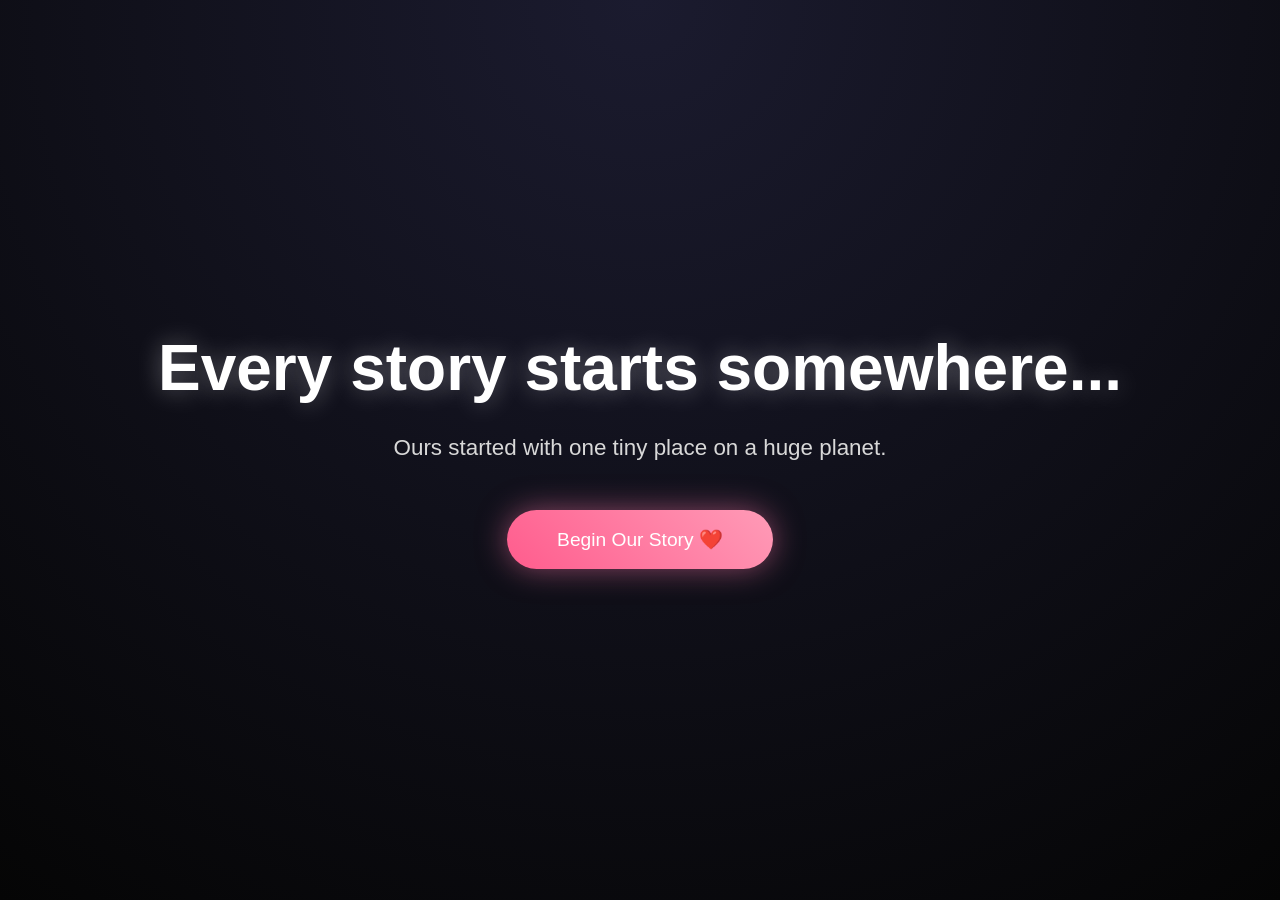
<file: index.html>
<!DOCTYPE html>
<html lang="en">
<head>
    <meta charset="UTF-8">
    <meta name="viewport" content="width=device-width, initial-scale=1.0">
    <title>Our Story ❤️</title>

    <link rel="stylesheet" href="style.css">
</head>

<body>

    <div class="container">

        <h1>Every story starts somewhere...</h1>

        <p>
            Ours started with one tiny place on a huge planet.
        </p>

        <button id="beginBtn">
            Begin Our Story ❤️
        </button>

    </div>

    <script src="script.js"></script>

</body>
</html>
</file>
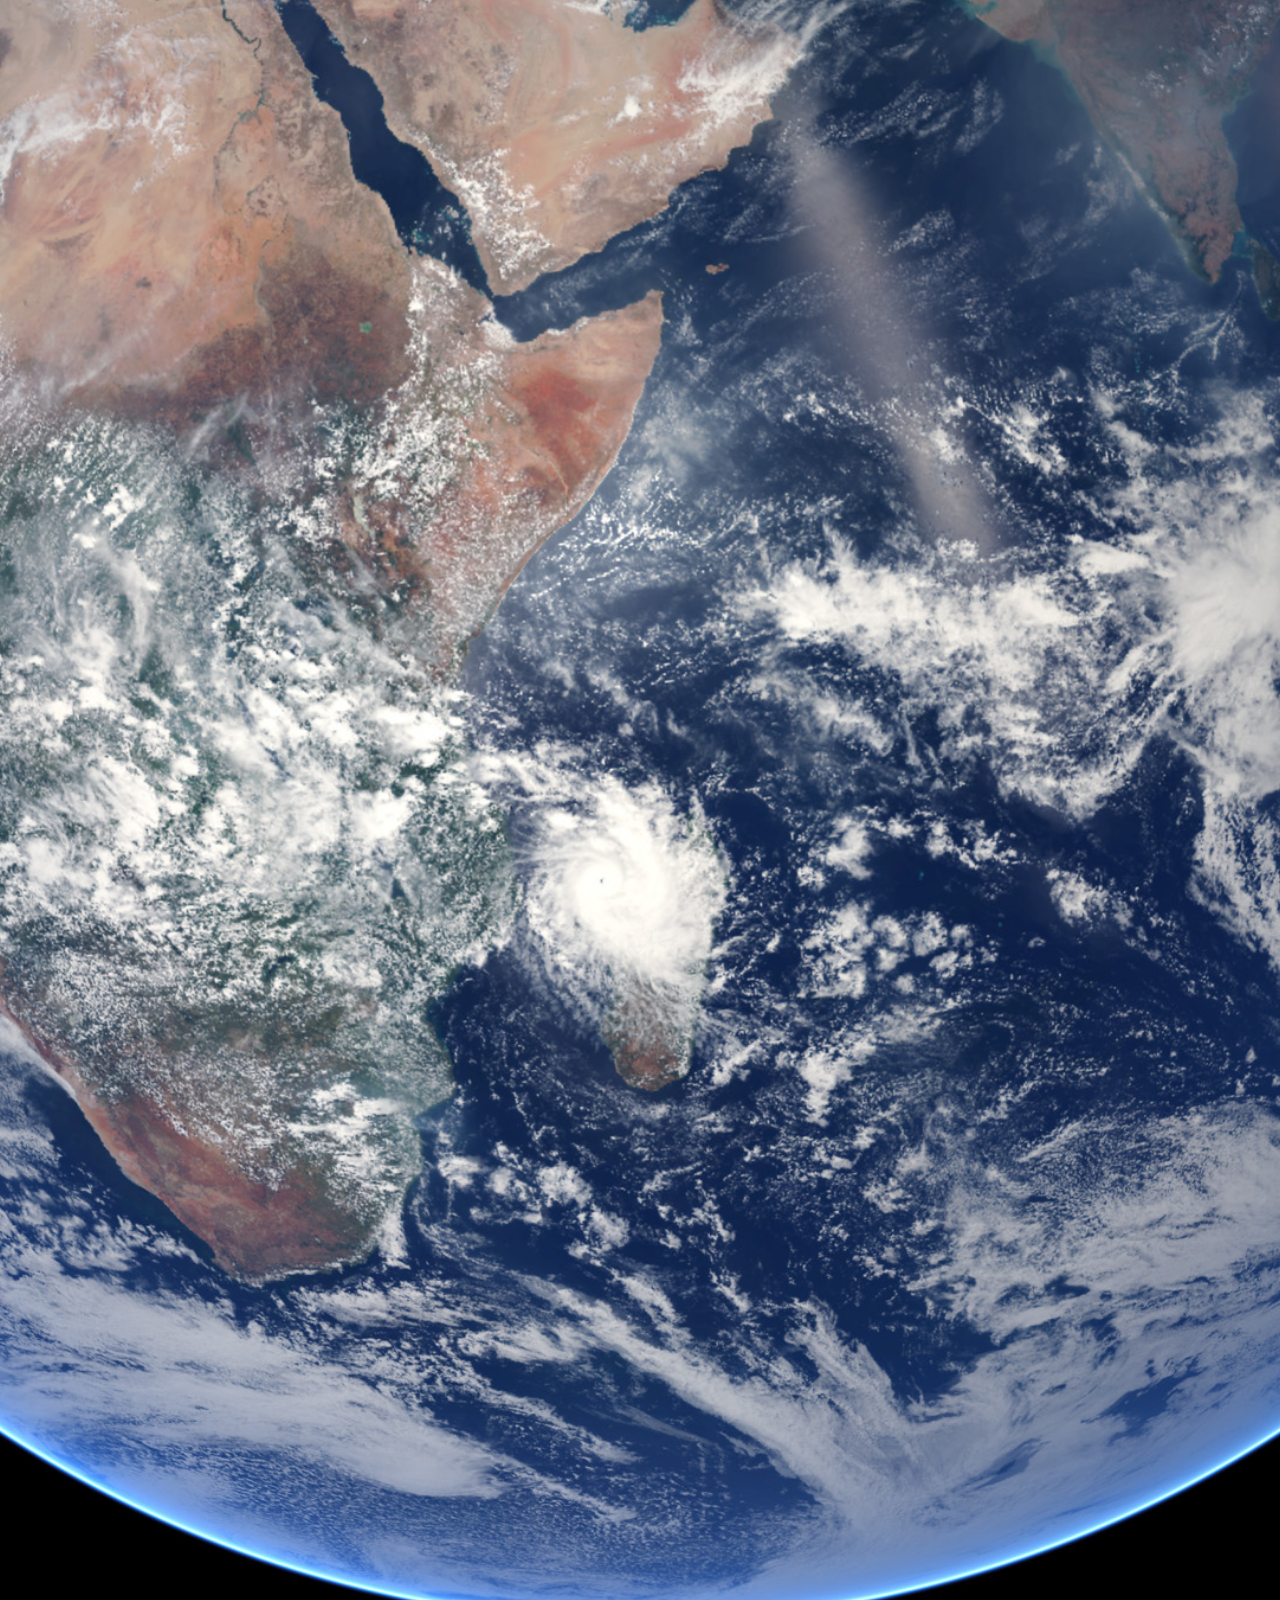
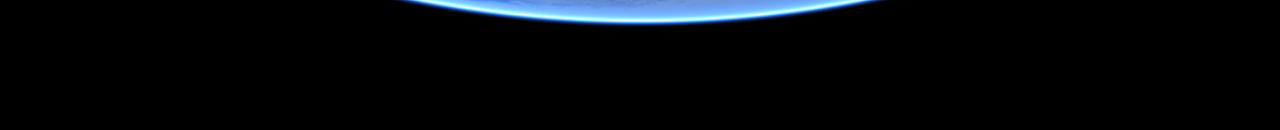
<file: page2.html>
<!DOCTYPE html>
<html lang="en">
<head>
    <meta charset="UTF-8">
    <meta name="viewport" content="width=device-width, initial-scale=1.0">
    <title>Our Story ❤️</title>

    <link rel="stylesheet" href="page2.css">
</head>

<body>

<div id="earthContainer"></div>

<script src="page2.js"></script>

</body>
</html>
</file>
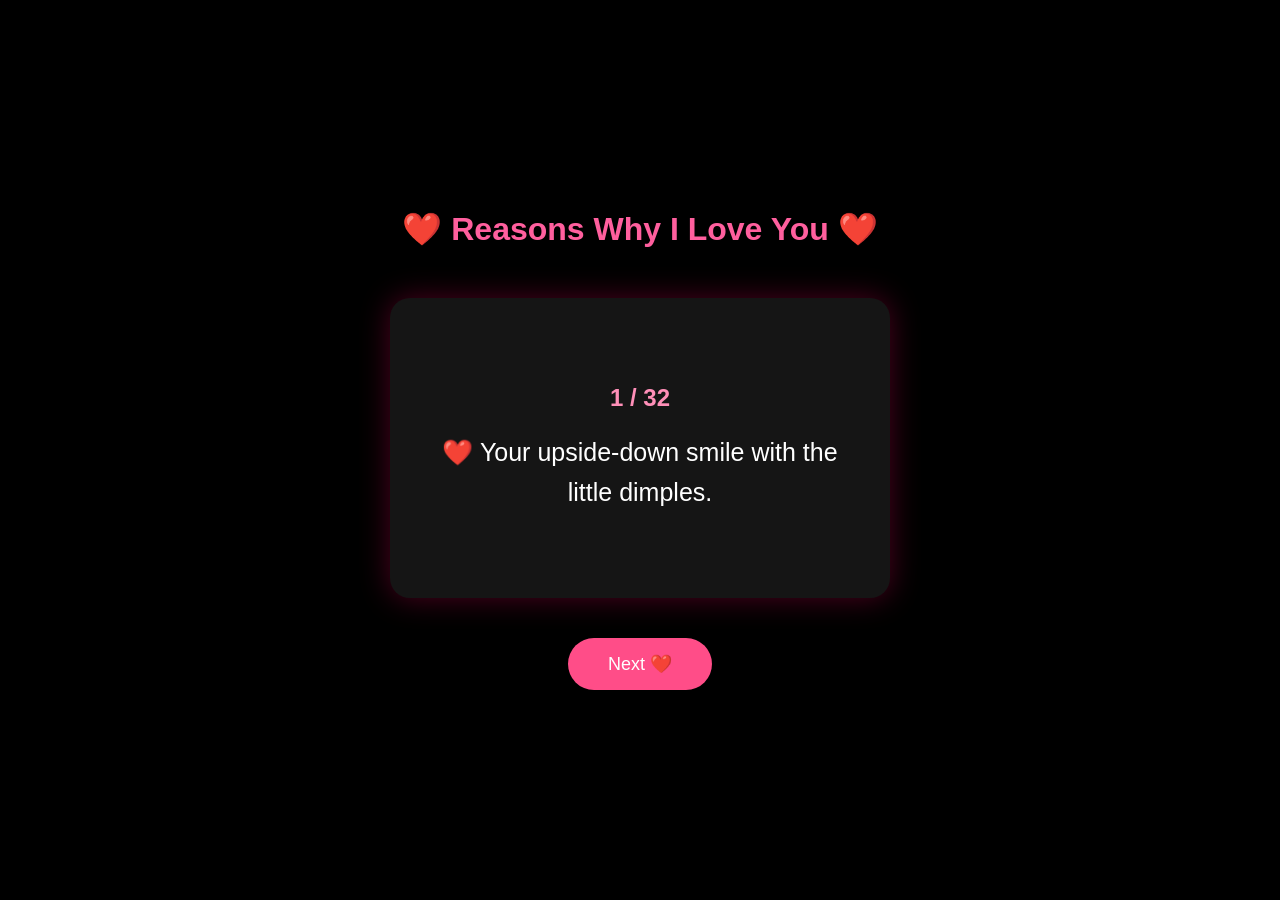
<file: page3.html>
<!DOCTYPE html>
<html lang="en">

<head>
    <meta charset="UTF-8">
    <meta name="viewport" content="width=device-width, initial-scale=1.0">
    <title>Reasons Why I Love You ❤️</title>

    <link rel="stylesheet" href="page3.css">
</head>

<body>

<div class="container">

    <h1>❤️ Reasons Why I Love You ❤️</h1>

    <div class="card">

        <h2 id="counter"></h2>

        <p id="reason"></p>

    </div>

    <button id="nextBtn">Next ❤️</button>

</div>

<script src="page3.js"></script>

</body>

</html>
</file>
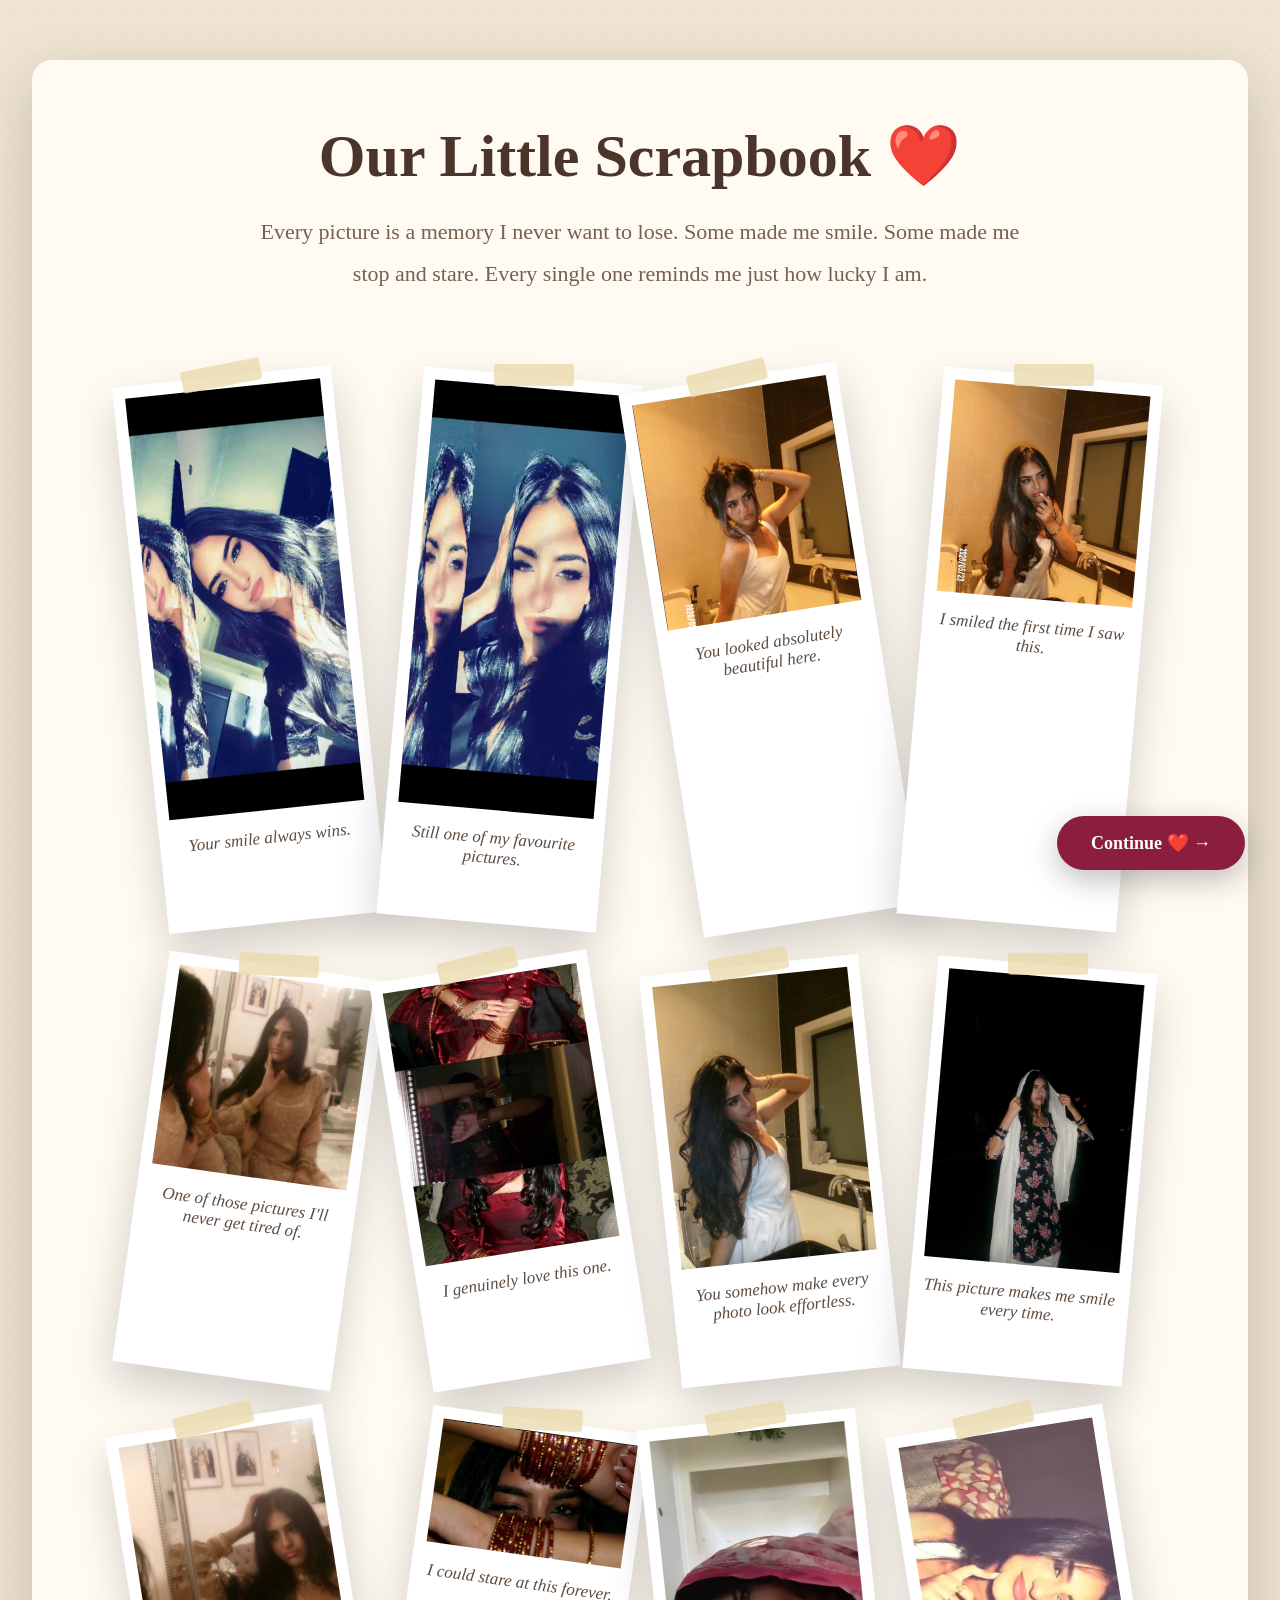
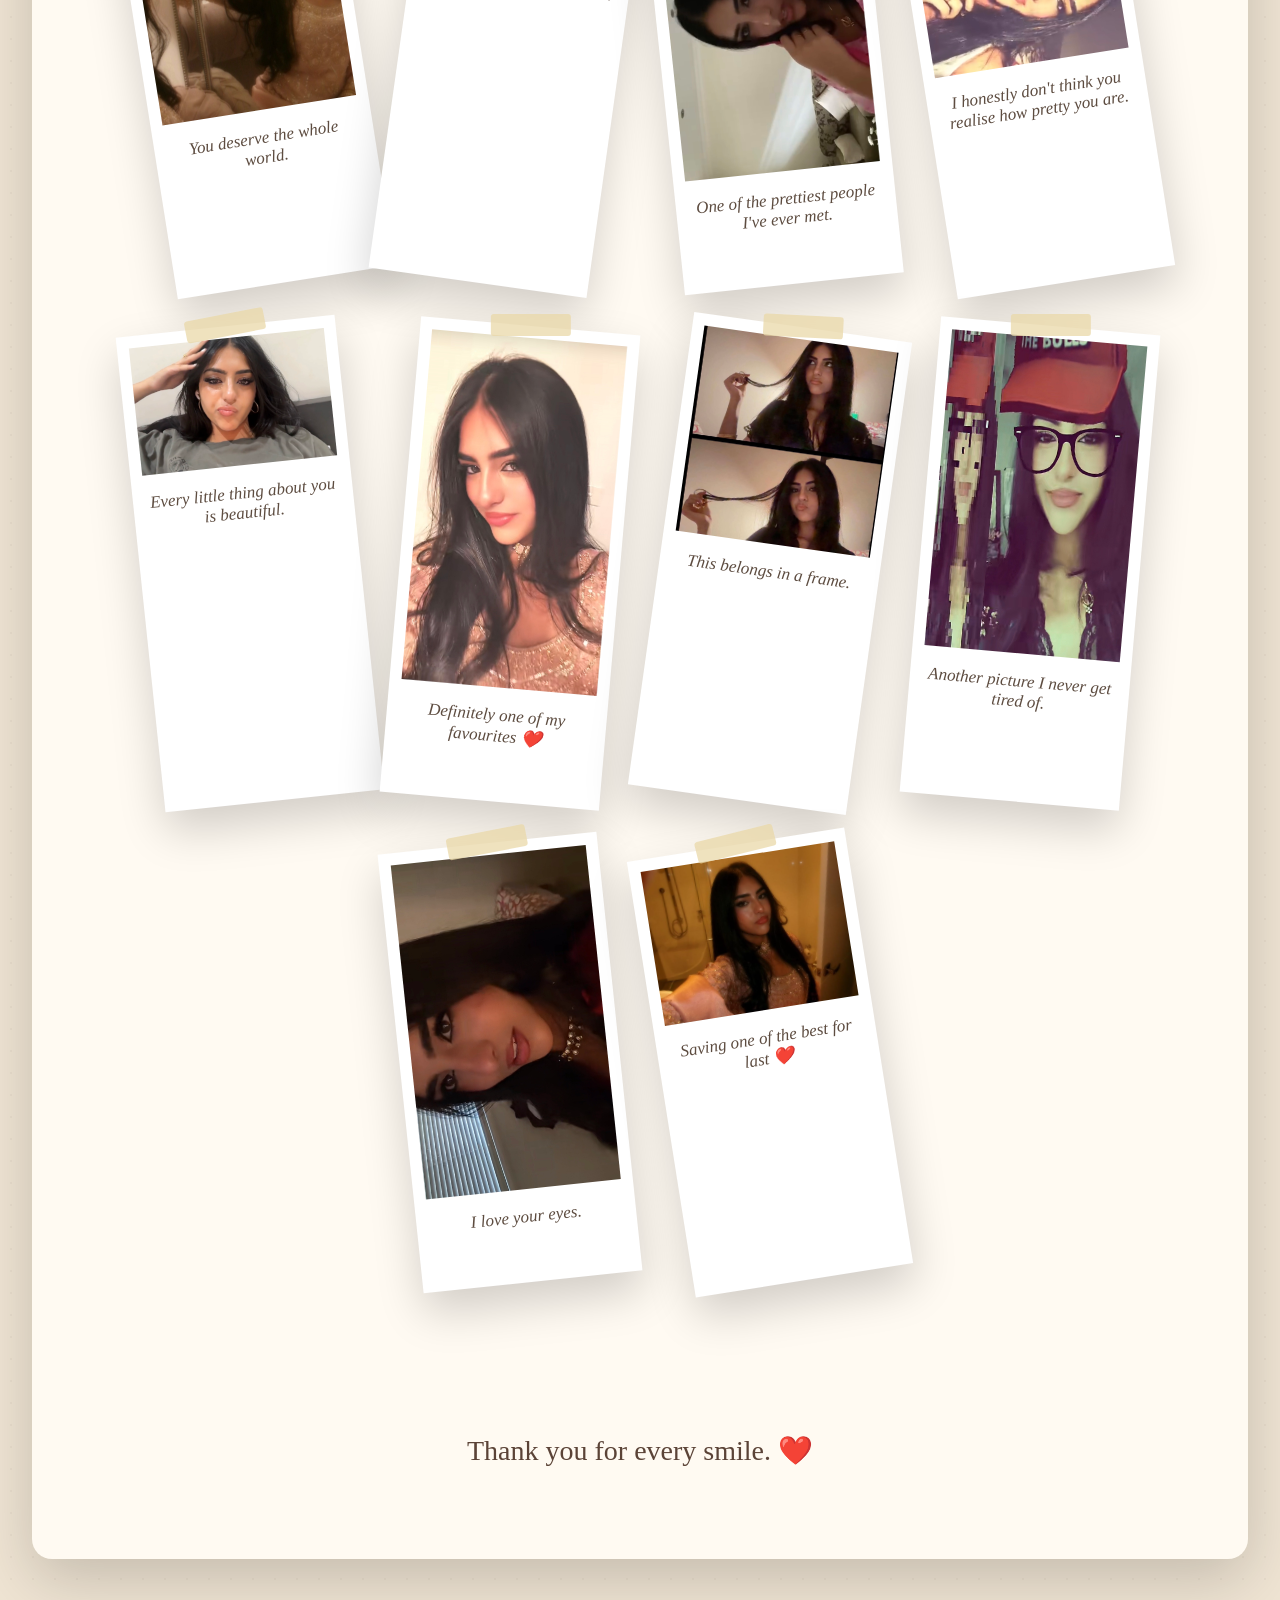
<file: page4.html>
<!DOCTYPE html>
<html lang="en">

<head>

<meta charset="UTF-8">

<meta name="viewport" content="width=device-width, initial-scale=1.0">

<title>Our Little Scrapbook ❤️</title>

<link rel="stylesheet" href="page4.css">

</head>

<body>

<div class="paper">

<h1>Our Little Scrapbook ❤️</h1>

<p class="intro">

Every picture is a memory I never want to lose.

Some made me smile.

Some made me stop and stare.

Every single one reminds me just how lucky I am.

</p>

<div class="gallery">

</div>

<div class="ending">

Thank you for every smile.

❤️

</div>

</div>

<div id="popup">

<span id="close">&times;</span>

<img id="popupImage">

</div>

<script src="page4.js"></script>
<a href="page5.html" class="next-btn">
    Continue ❤️ →
</a>
</body>

</html>
</file>
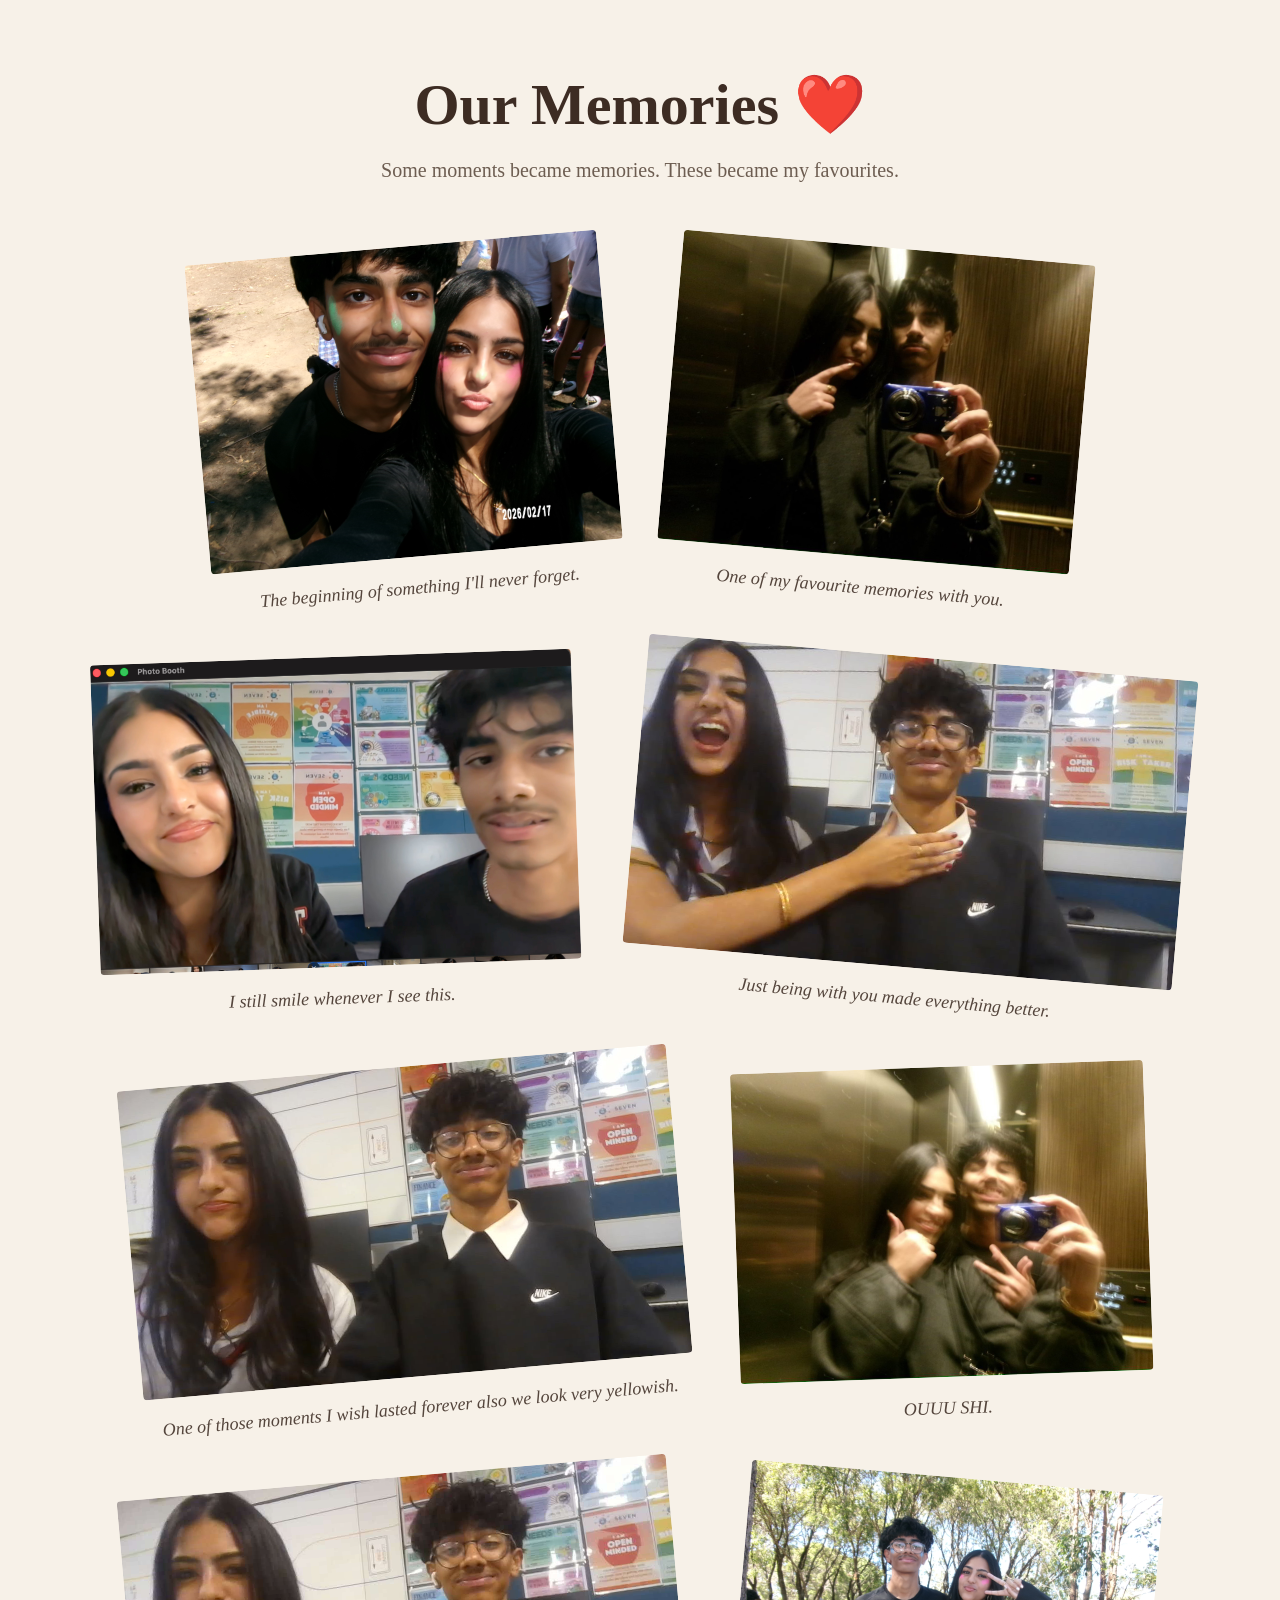
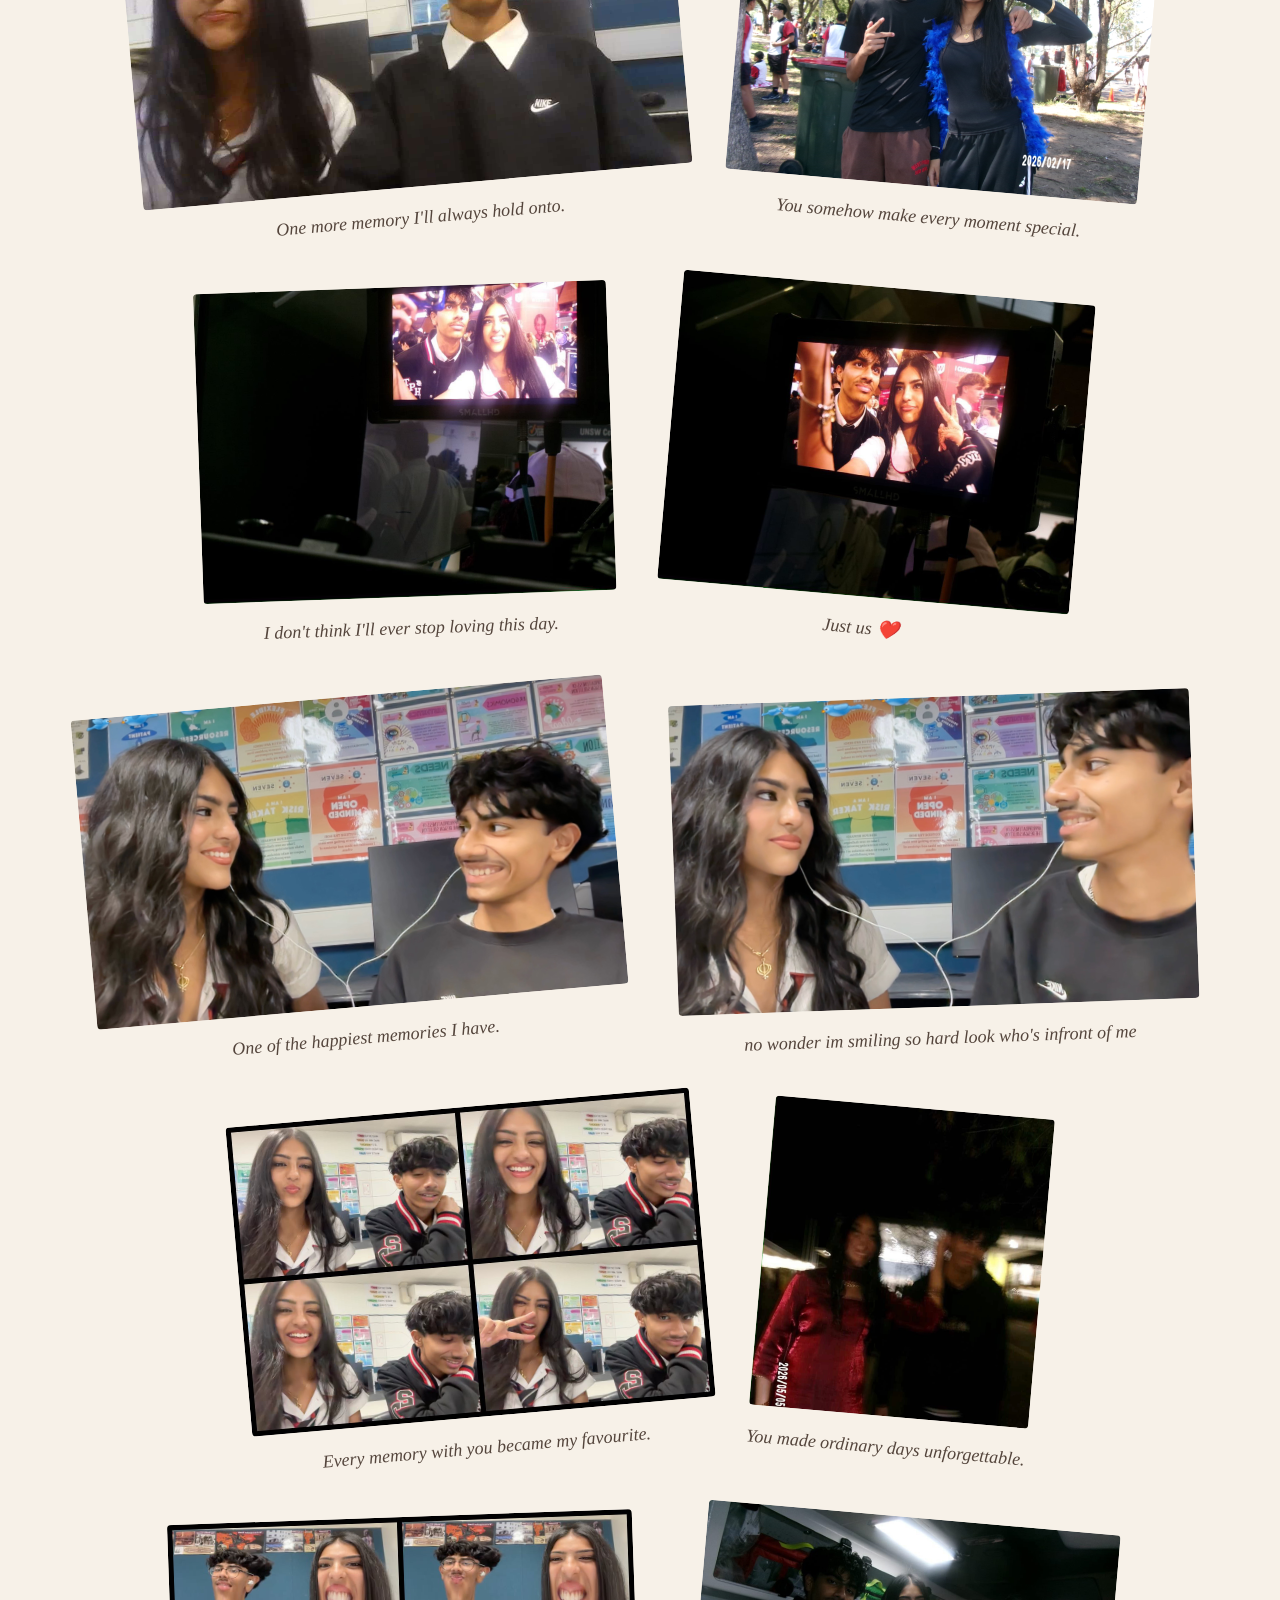
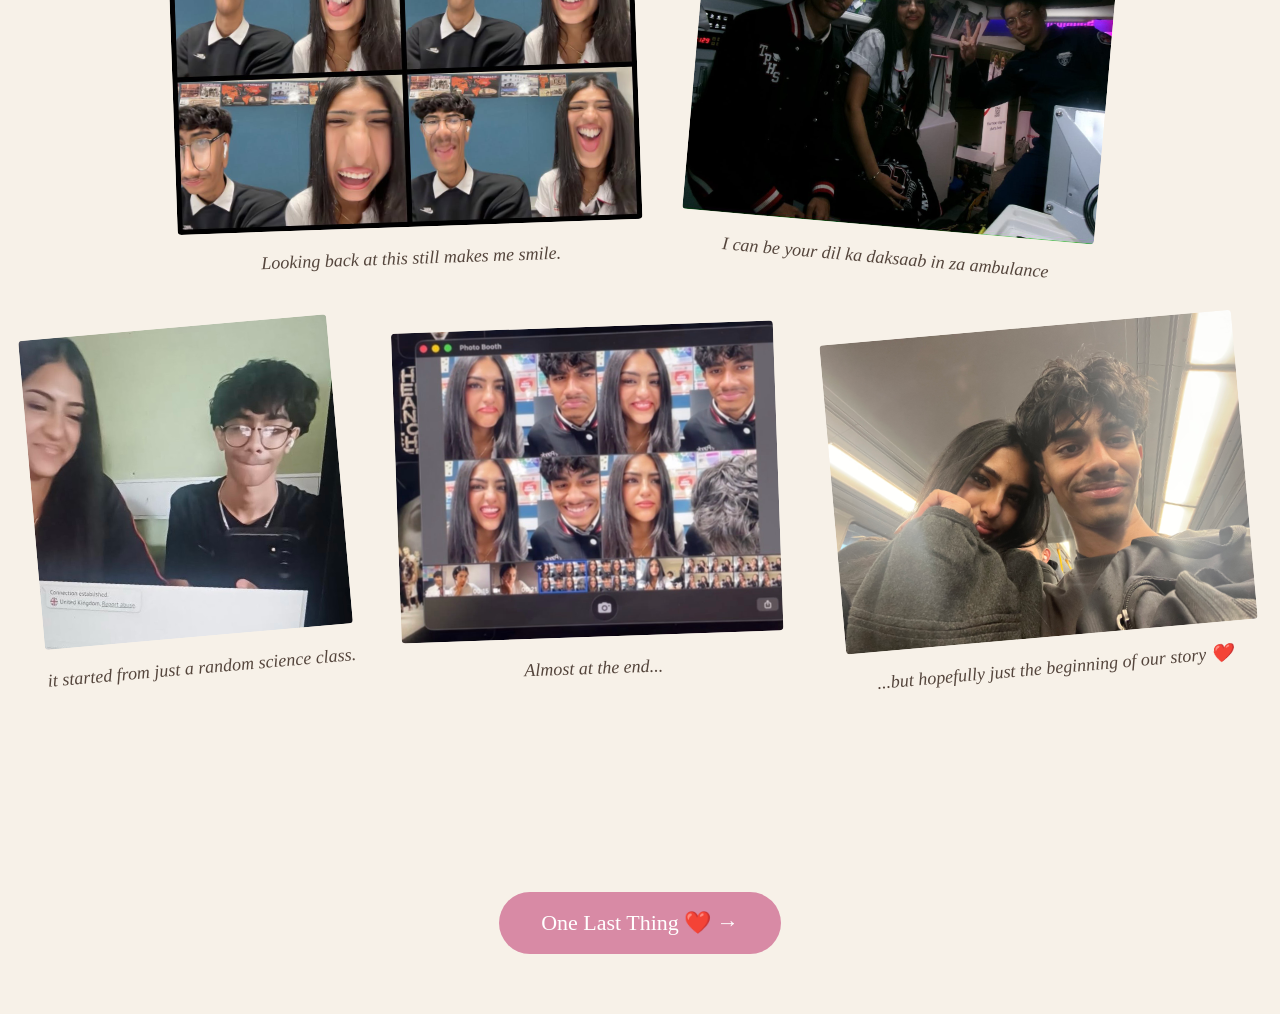
<file: page5.html>
<!DOCTYPE html>
<html lang="en">

<head>
    <meta charset="UTF-8">
    <meta name="viewport" content="width=device-width, initial-scale=1.0">
    <title>Our Memories ❤️</title>

    <link rel="stylesheet" href="page5.css">
</head>

<body>

<div class="container">

    <h1>Our Memories ❤️</h1>

    <p class="subtitle">
        Some moments became memories.
        These became my favourites.
    </p>

    <div class="scrapbook">

        <!-- Photos are added automatically by page5.js -->

    </div>

</div>


<!-- Popup -->

<div id="popup">

    <span id="close">&times;</span>

    <img id="popupImage">

</div>


<!-- Next Page Button -->

<a href="page6.html" class="nextBtn">

    One Last Thing ❤️ →

</a>


<script src="page5.js"></script>

</body>

</html>
</file>
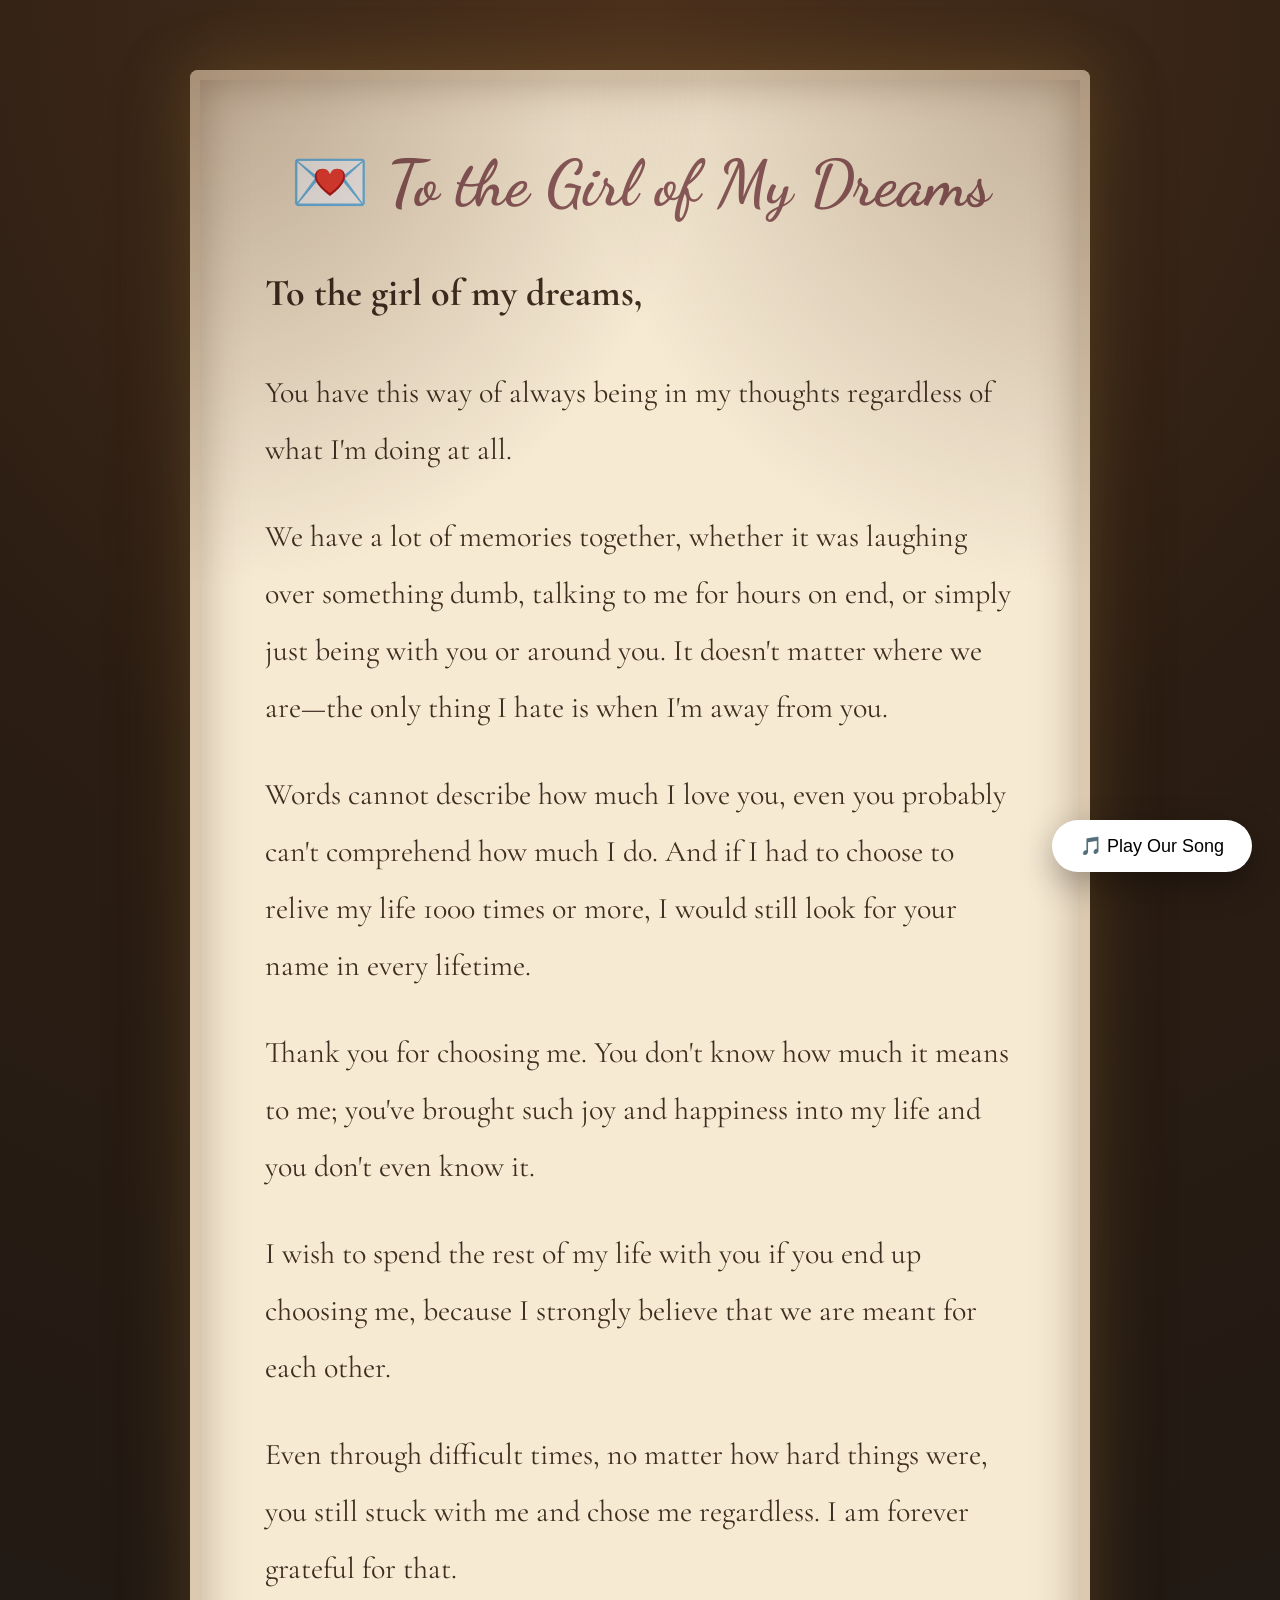
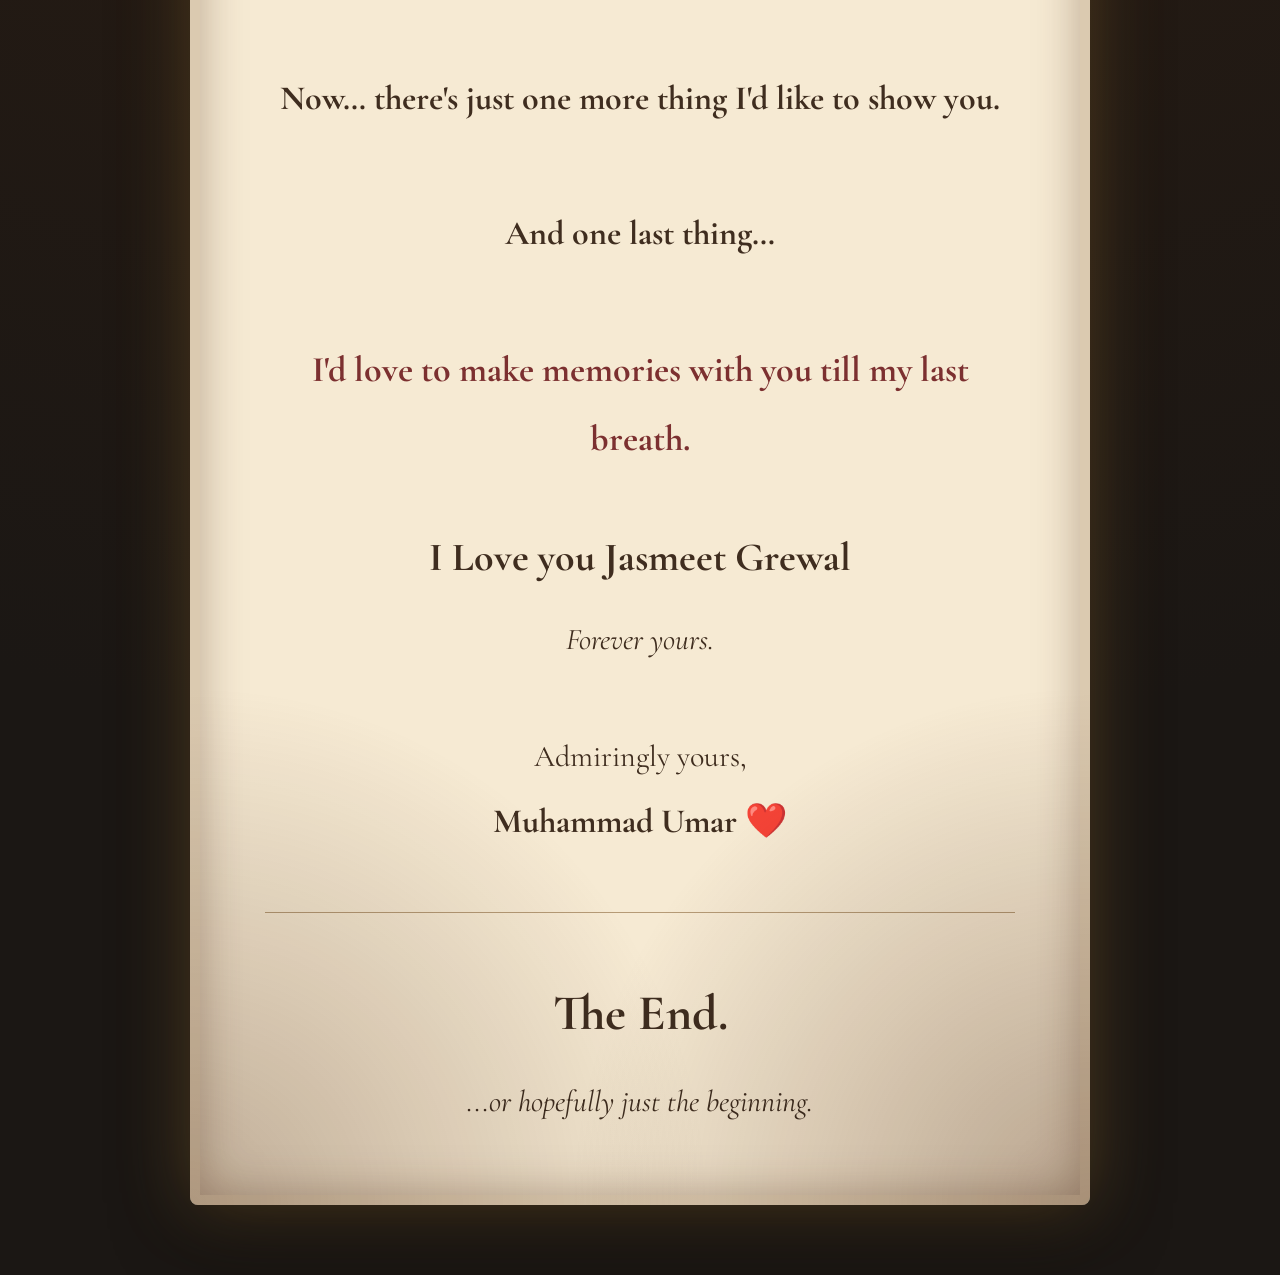
<file: page6.html>
<!DOCTYPE html>
<html lang="en">
<head>

<meta charset="UTF-8">
<meta name="viewport" content="width=device-width, initial-scale=1.0">

<title>The End ❤️</title>

<link rel="stylesheet" href="page6.css">

<link href="https://fonts.googleapis.com/css2?family=Cormorant+Garamond:wght@400;500;700&family=Dancing+Script:wght@700&display=swap" rel="stylesheet">

</head>

<body>

<audio id="bgMusic" loop>
    <source src="Music/meri-zindagi-hai-tu.mp3" type="audio/mpeg">
</audio>

<button id="musicButton">
🎵 Play Our Song
</button>

<div class="letter"> <h1>💌 To the Girl of My Dreams</h1> <p class="opening"> To the girl of my dreams, </p>  <p> You have this way of always being in my thoughts regardless of what I'm doing at all. </p> <p> We have a lot of memories together, whether it was laughing over something dumb, talking to me for hours on end, or simply just being with you or around you. It doesn't matter where we are—the only thing I hate is when I'm away from you. </p> <p> Words cannot describe how much I love you, even you probably can't comprehend how much I do. And if I had to choose to relive my life 1000 times or more, I would still look for your name in every lifetime. </p> <p> Thank you for choosing me. You don't know how much it means to me; you've brought such joy and happiness into my life and you don't even know it. </p> <p> I wish to spend the rest of my life with you if you end up choosing me, because I strongly believe that we are meant for each other. </p> <p> Even through difficult times, no matter how hard things were, you still stuck with me and chose me regardless. I am forever grateful for that. </p> <p class="break"> Now… there's just one more thing I'd like to show you. </p> <p class="break"> And one last thing… </p> <p class="highlight"> I'd love to make memories with you till my last breath. </p> <h2> I Love you Jasmeet Grewal </h2> <p class="small"> Forever yours. </p> <div class="signature"> <p> Admiringly yours, </p> <h3> Muhammad Umar ❤️ </h3> </div> <hr> <div class="ending"> <h2>The End.</h2> <p>...or hopefully just the beginning.</p> </div> </div>

<script src="page6.js"></script>

</body>
<div class="petals"></div>
</html>
</file>
<file: style.css>
*{
    margin:0;
    padding:0;
    box-sizing:border-box;
}

body{
    background: radial-gradient(circle at top,#1b1b2f,#050505);
    color:white;
    font-family:Arial, Helvetica, sans-serif;
    overflow:hidden;
}

.container{
    width:100%;
    height:100vh;

    display:flex;
    flex-direction:column;
    justify-content:center;
    align-items:center;

    text-align:center;

    animation:fadeIn 2s ease;
}

h1{
    font-size:4rem;
    margin-bottom:25px;
    text-shadow:0 0 25px rgba(255,255,255,.35);
}

p{
    font-size:1.4rem;
    color:#d8d8d8;
    max-width:700px;
    line-height:1.6;
    margin-bottom:45px;
}

#beginBtn{

    padding:18px 50px;

    font-size:1.2rem;

    border:none;

    border-radius:50px;

    cursor:pointer;

    color:white;

    background:linear-gradient(45deg,#ff5c8d,#ff9bb7);

    transition:.35s;

    box-shadow:0 0 30px rgba(255,120,170,.5);

}

#beginBtn:hover{

    transform:scale(1.08);

    box-shadow:0 0 45px rgba(255,120,170,.8);

}

@keyframes fadeIn{

    from{

        opacity:0;
        transform:translateY(30px);

    }

    to{

        opacity:1;
        transform:translateY(0);

    }

}
</file>
<file: page2.css>
*{
    margin:0;
    padding:0;
    box-sizing:border-box;
}

body{
    overflow:hidden;
    background:#000;
}

#earthContainer{
    width:100vw;
    height:100vh;
    display:flex;
    justify-content:center;
    align-items:center;
    background:black;
}

.earth{
    width:320px;
    height:320px;
    object-fit:cover;
    border-radius:50%;
    animation: zoomEarth 12s ease-in forwards;
}

@keyframes zoomEarth{
    0%{
        transform:scale(.8);
        filter:brightness(1);
    }

    30%{
        transform:scale(1.2);
        filter:brightness(1);
    }

    60%{
        transform:scale(2.8);
        filter:brightness(1);
    }

    100%{
        transform:scale(8);
        filter:brightness(1);
    }
}
</file>
<file: page3.css>
*{
    margin:0;
    padding:0;
    box-sizing:border-box;
}

body{

    background:#000;

    color:white;

    font-family:Arial, Helvetica, sans-serif;

    display:flex;

    justify-content:center;

    align-items:center;

    height:100vh;

}

.container{

    text-align:center;

}

h1{

    margin-bottom:50px;

    color:#ff5f9e;

}

.card{

    width:500px;

    height:300px;

    background:#151515;

    border-radius:20px;

    display:flex;

    justify-content:center;

    align-items:center;

    flex-direction:column;

    padding:40px;

    transition:.6s;

    box-shadow:0 0 30px rgba(255,0,100,.3);

}

#counter{

    color:#ff8fb8;

    margin-bottom:20px;

}

#reason{

    font-size:25px;

    line-height:40px;

}

button{

    margin-top:40px;

    padding:15px 40px;

    border:none;

    border-radius:50px;

    background:#ff4d88;

    color:white;

    font-size:18px;

    cursor:pointer;

    transition:.3s;

}

button:hover{

    transform:scale(1.08);

}
</file>
<file: page4.css>
*{
    margin:0;
    padding:0;
    box-sizing:border-box;
}

body{
    font-family:Georgia,serif;
    background:#efe4d3;
    background-image:
    radial-gradient(rgba(0,0,0,.03) 1px,transparent 1px);
    background-size:22px 22px;
    overflow-x:hidden;
}

.paper{

    width:95%;
    max-width:1450px;
    margin:60px auto;
    padding:60px;

    background:#fffaf2;

    box-shadow:0 20px 60px rgba(0,0,0,.18);

    border-radius:20px;

}

h1{

    text-align:center;

    font-size:60px;

    color:#4b3429;

    margin-bottom:20px;

}

.intro{

    width:70%;

    margin:auto;

    text-align:center;

    line-height:1.9;

    font-size:22px;

    color:#756150;

    margin-bottom:80px;

}

.gallery{

display:flex;

flex-wrap:wrap;

justify-content:center;

gap:40px;

padding-bottom:80px;

}

.polaroid{

width:220px;

background:white;

padding:12px 12px 55px;

box-shadow:0 20px 45px rgba(0,0,0,.18);

position:relative;

transition:.35s;

cursor:pointer;

}

.polaroid img{

width:100%;

display:block;

}

.polaroid:nth-child(odd){

transform:rotate(-6deg);

}

.polaroid:nth-child(even){

transform:rotate(5deg);

}

.polaroid:nth-child(3n){

transform:rotate(-9deg);

}

.polaroid:nth-child(5n){

transform:rotate(8deg);

}

.polaroid:hover{

transform:translateY(-15px) scale(1.08) rotate(0deg)!important;

box-shadow:0 30px 60px rgba(0,0,0,.30);

z-index:100;

}

.polaroid::before{

content:"";

position:absolute;

width:80px;

height:22px;

background:#ead9a8;

opacity:.75;

top:-12px;

left:50%;

transform:translateX(-50%) rotate(-5deg);

border-radius:3px;

}

.caption{

margin-top:18px;

text-align:center;

font-size:17px;

font-style:italic;

color:#5d4c40;

}

.ending{

text-align:center;

font-size:28px;

color:#5b4337;

padding:60px 0 20px;

line-height:2;

}

#popup{

position:fixed;

top:0;

left:0;

width:100%;

height:100%;

display:none;

justify-content:center;

align-items:center;

background:rgba(0,0,0,.92);

z-index:9999;

backdrop-filter:blur(5px);

}

#popup img{

max-width:85%;

max-height:90%;

border:16px solid white;

box-shadow:0 25px 60px rgba(0,0,0,.45);

border-radius:6px;

animation:pop .35s ease;

}

@keyframes pop{

from{

transform:scale(.7);

opacity:0;

}

to{

transform:scale(1);

opacity:1;

}

}

#close{

position:absolute;

top:25px;

right:40px;

font-size:70px;

color:white;

cursor:pointer;

user-select:none;

}

@media(max-width:900px){

.intro{

width:90%;

}

.gallery{

gap:40px;

}

.polaroid{

width:210px;

}

}
.next-btn{
    position:fixed;
    bottom:30px;
    right:35px;

    padding:16px 34px;

    background:#8b1e3f;
    color:white;

    text-decoration:none;

    border-radius:50px;

    font-size:18px;
    font-weight:bold;

    box-shadow:0 10px 30px rgba(0,0,0,.25);

    transition:.3s;
    z-index:999;
}

.next-btn:hover{
    transform:translateY(-4px) scale(1.05);
    background:#a3264b;
}
</file>
<file: page5.css>
*{
    margin:0;
    padding:0;
    box-sizing:border-box;
}

body{
    background:#f7f1e8;
    font-family:Georgia, serif;
    overflow-x:hidden;
}

.container{
    width:95%;
    max-width:1400px;
    margin:auto;
    padding:70px 0;
    text-align:center;
}

h1{
    font-size:58px;
    color:#3d2c23;
    margin-bottom:15px;
}

.subtitle{
    font-size:20px;
    color:#6d5d51;
    margin-bottom:60px;
    line-height:1.7;
}

.scrapbook{

    display:flex;
    flex-wrap:wrap;
    justify-content:center;
    align-items:flex-start;
    gap:55px;
    padding-bottom:80px;

}

.memory-card img{

    width:100%;

    height:auto;

    display:block;

    border-radius:4px;

}

.memory-card:nth-child(odd){

    transform:rotate(-5deg);

}

.memory-card:nth-child(even){

    transform:rotate(5deg);

}

.memory-card:nth-child(3n){

    transform:rotate(-2deg);

}

.memory-card:hover{

    transform:scale(1.08) rotate(0deg);

    box-shadow:0 25px 45px rgba(0,0,0,.3);

    z-index:50;

}

.memory-card img{

    width:100%;

    height:310px;

    object-fit:cover;

    display:block;

    border-radius:4px;

}

.memory-caption{

    margin-top:18px;

    font-size:18px;

    color:#54453c;

    font-style:italic;

    line-height:1.5;

}

#popup{

    position:fixed;

    top:0;
    left:0;

    width:100%;
    height:100%;

    display:none;

    justify-content:center;
    align-items:center;

    background:rgba(0,0,0,.9);

    z-index:9999;

}

#popup img{

    max-width:85%;
    max-height:85%;

    border:15px solid white;

    border-radius:8px;

    box-shadow:0 30px 60px rgba(0,0,0,.45);

}

#close{

    position:absolute;

    top:25px;
    right:45px;

    color:white;

    font-size:65px;

    cursor:pointer;

}

.nextBtn{

    display:block;

    width:fit-content;

    margin:60px auto;

    padding:18px 42px;

    background:#d88aa5;

    color:white;

    text-decoration:none;

    border-radius:40px;

    font-size:22px;

    transition:.3s;

}

.nextBtn:hover{

    background:#c56b8a;

    transform:translateY(-5px);

    box-shadow:0 15px 30px rgba(0,0,0,.2);

}

@media(max-width:700px){

    .memory-card{

        width:90%;

    }

    .memory-card img{

        height:260px;

    }

    h1{

        font-size:42px;

    }

}
</file>
<file: page6.css>
/* ---------- GOOGLE FONTS ---------- */
@import url('https://fonts.googleapis.com/css2?family=Cormorant+Garamond:wght@400;600;700&family=Dancing+Script:wght@700&display=swap');

/* ---------- PAGE ---------- */

*{
    margin:0;
    padding:0;
    box-sizing:border-box;
}

body{
    font-family:'Cormorant Garamond',serif;
    background:#1b1714;
    min-height:100vh;
    padding:70px 20px;
    overflow-x:hidden;
    position:relative;

    background:
    radial-gradient(circle at top,#4b311d 0%,#2b1d13 30%,#1b1714 80%);
}

/* ---------- LETTER ---------- */

.letter{

    position:relative;

    max-width:900px;

    margin:auto;

    padding:75px;

    background:#f6ead3;

    color:#3f2d1f;

    border-radius:8px;

    overflow:hidden;

    box-shadow:
    0 0 70px rgba(255,190,90,.25),
    0 25px 80px rgba(0,0,0,.45);

    animation:fade 1.5s ease;
}

/* ---------- BURNT EDGES ---------- */

.letter::before{

content:"";

position:absolute;

inset:0;

pointer-events:none;

background:

radial-gradient(circle at top left,rgba(70,35,15,.35),transparent 18%),

radial-gradient(circle at top right,rgba(70,35,15,.30),transparent 18%),

radial-gradient(circle at bottom left,rgba(70,35,15,.30),transparent 18%),

radial-gradient(circle at bottom right,rgba(70,35,15,.35),transparent 18%);

mix-blend-mode:multiply;

}

.letter::after{

content:"";

position:absolute;

inset:0;

pointer-events:none;

border:10px solid rgba(95,55,20,.18);

border-radius:8px;

box-shadow:
inset 0 0 45px rgba(70,35,15,.35);
}

/* ---------- HEADINGS ---------- */

h1{

font-size:64px;

font-family:'Dancing Script',cursive;

text-align:center;

color:#8c5b5b;

margin-bottom:35px;

}

.opening{

font-size:38px;

font-weight:700;

margin-bottom:35px;

}

h2{

margin-top:60px;

font-size:40px;

text-align:center;

}

h3{

font-size:34px;

margin-top:15px;

}

/* ---------- TEXT ---------- */

p{

font-size:30px;

line-height:1.9;

margin-top:30px;

}

.break{

text-align:center;

font-size:34px;

font-weight:bold;

margin:70px 0;

}

.highlight{

font-size:36px;

font-weight:bold;

text-align:center;

color:#7c3030;

}

.small{

text-align:center;

font-style:italic;

}

.signature{

margin-top:60px;

text-align:center;

}

hr{

margin:70px 0;

border:none;

height:1px;

background:#b69b76;

}

.ending{

text-align:center;

}

.ending h2{

font-size:50px;

margin-bottom:10px;

}

.ending p{

font-style:italic;

}

/* ---------- MUSIC BUTTON ---------- */

#musicButton{

position:fixed;

right:28px;

bottom:28px;

border:none;

padding:15px 28px;

font-size:18px;

cursor:pointer;

border-radius:999px;

background:#fff;

box-shadow:0 12px 35px rgba(0,0,0,.3);

transition:.35s;

z-index:1000;

}

#musicButton:hover{

transform:translateY(-3px) scale(1.05);

}

/* ---------- PETALS ---------- */

.petals{

position:fixed;

inset:0;

pointer-events:none;

overflow:hidden;

}

.petals span{

position:absolute;

top:-40px;

width:14px;

height:14px;

background:#f3b4c4;

border-radius:70% 30% 70% 30%;

opacity:.55;

animation:fall linear infinite;

}

/* ---------- ANIMATIONS ---------- */

@keyframes fall{

from{

transform:
translateY(-10vh)
rotate(0deg);

}

to{

transform:
translateY(115vh)
rotate(360deg);

}

}

@keyframes fade{

from{

opacity:0;

transform:translateY(25px);

}

to{

opacity:1;

transform:none;

}

}

/* ---------- MOBILE ---------- */

@media(max-width:768px){

.letter{

padding:40px 28px;

}

h1{

font-size:42px;

}

.opening{

font-size:26px;

}

p{

font-size:21px;

}

.break{

font-size:26px;

}

.highlight{

font-size:28px;

}

h2{

font-size:30px;

}

}
</file>
